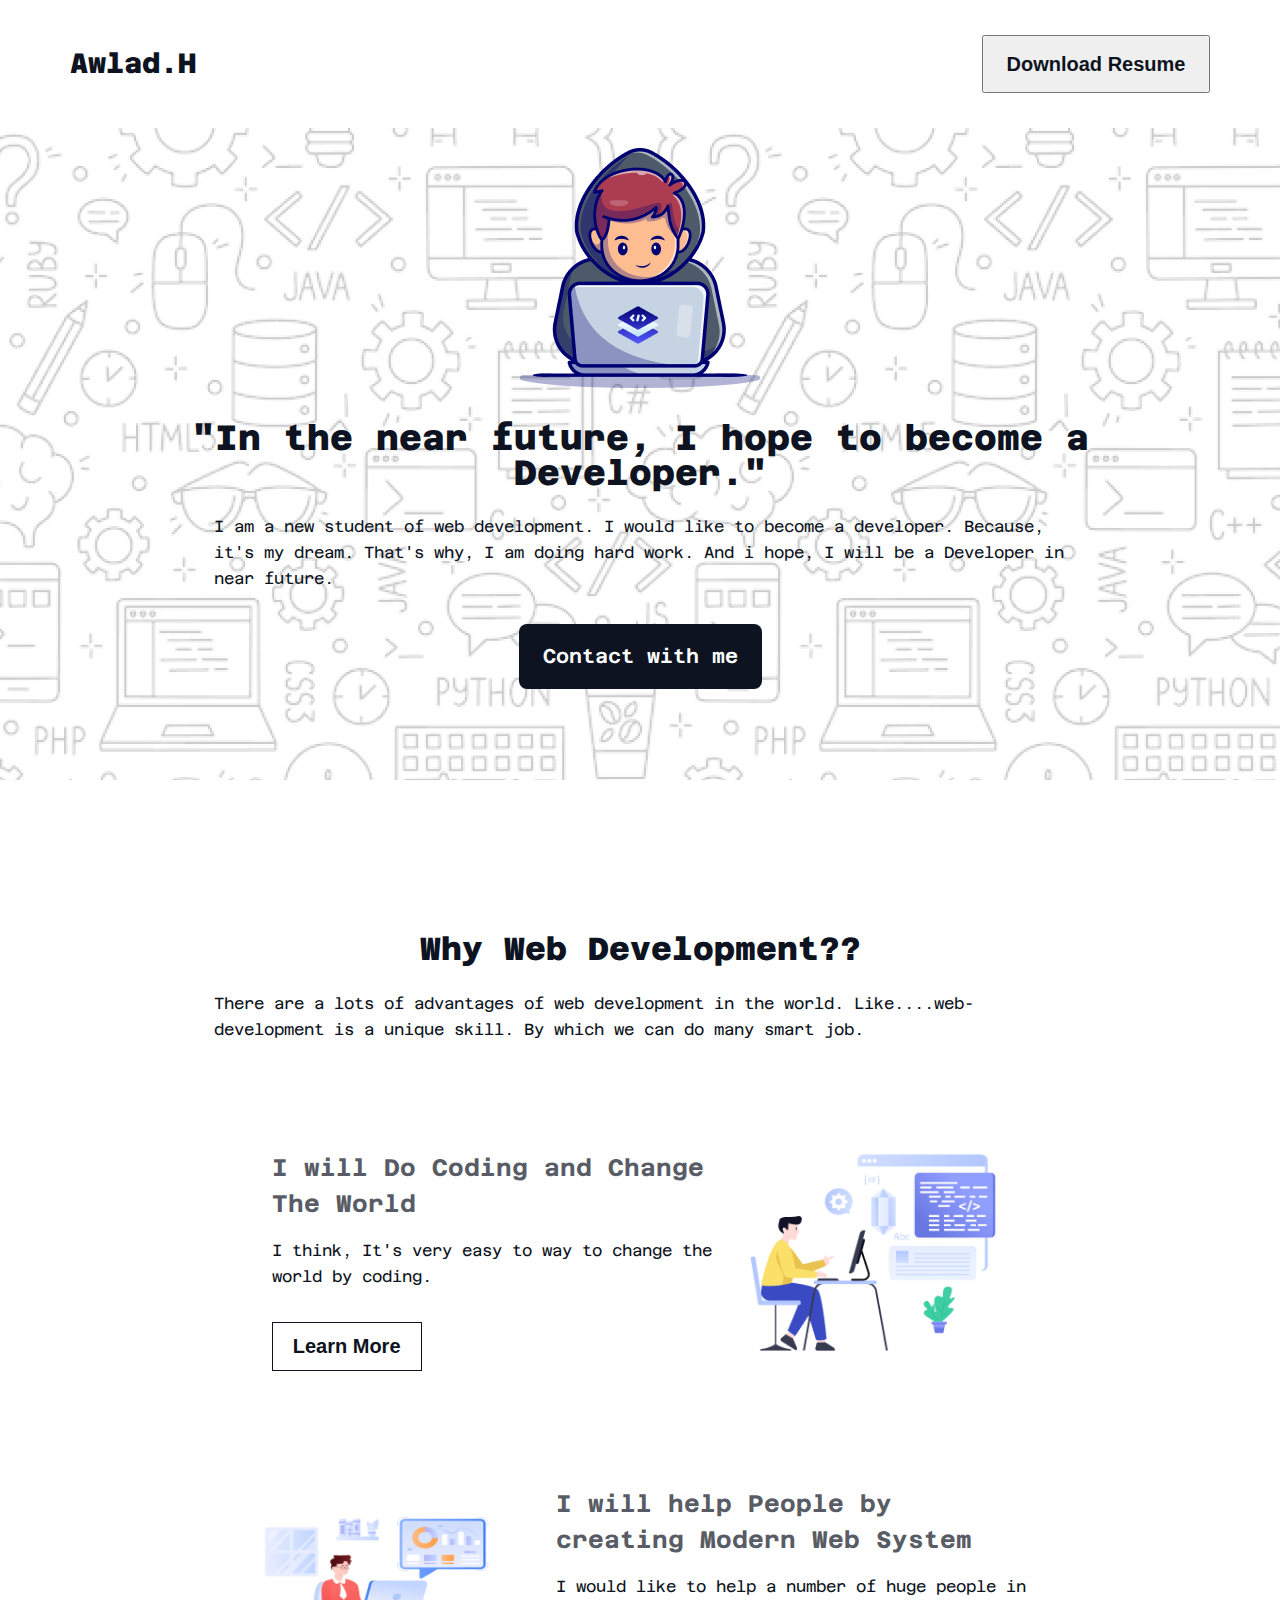
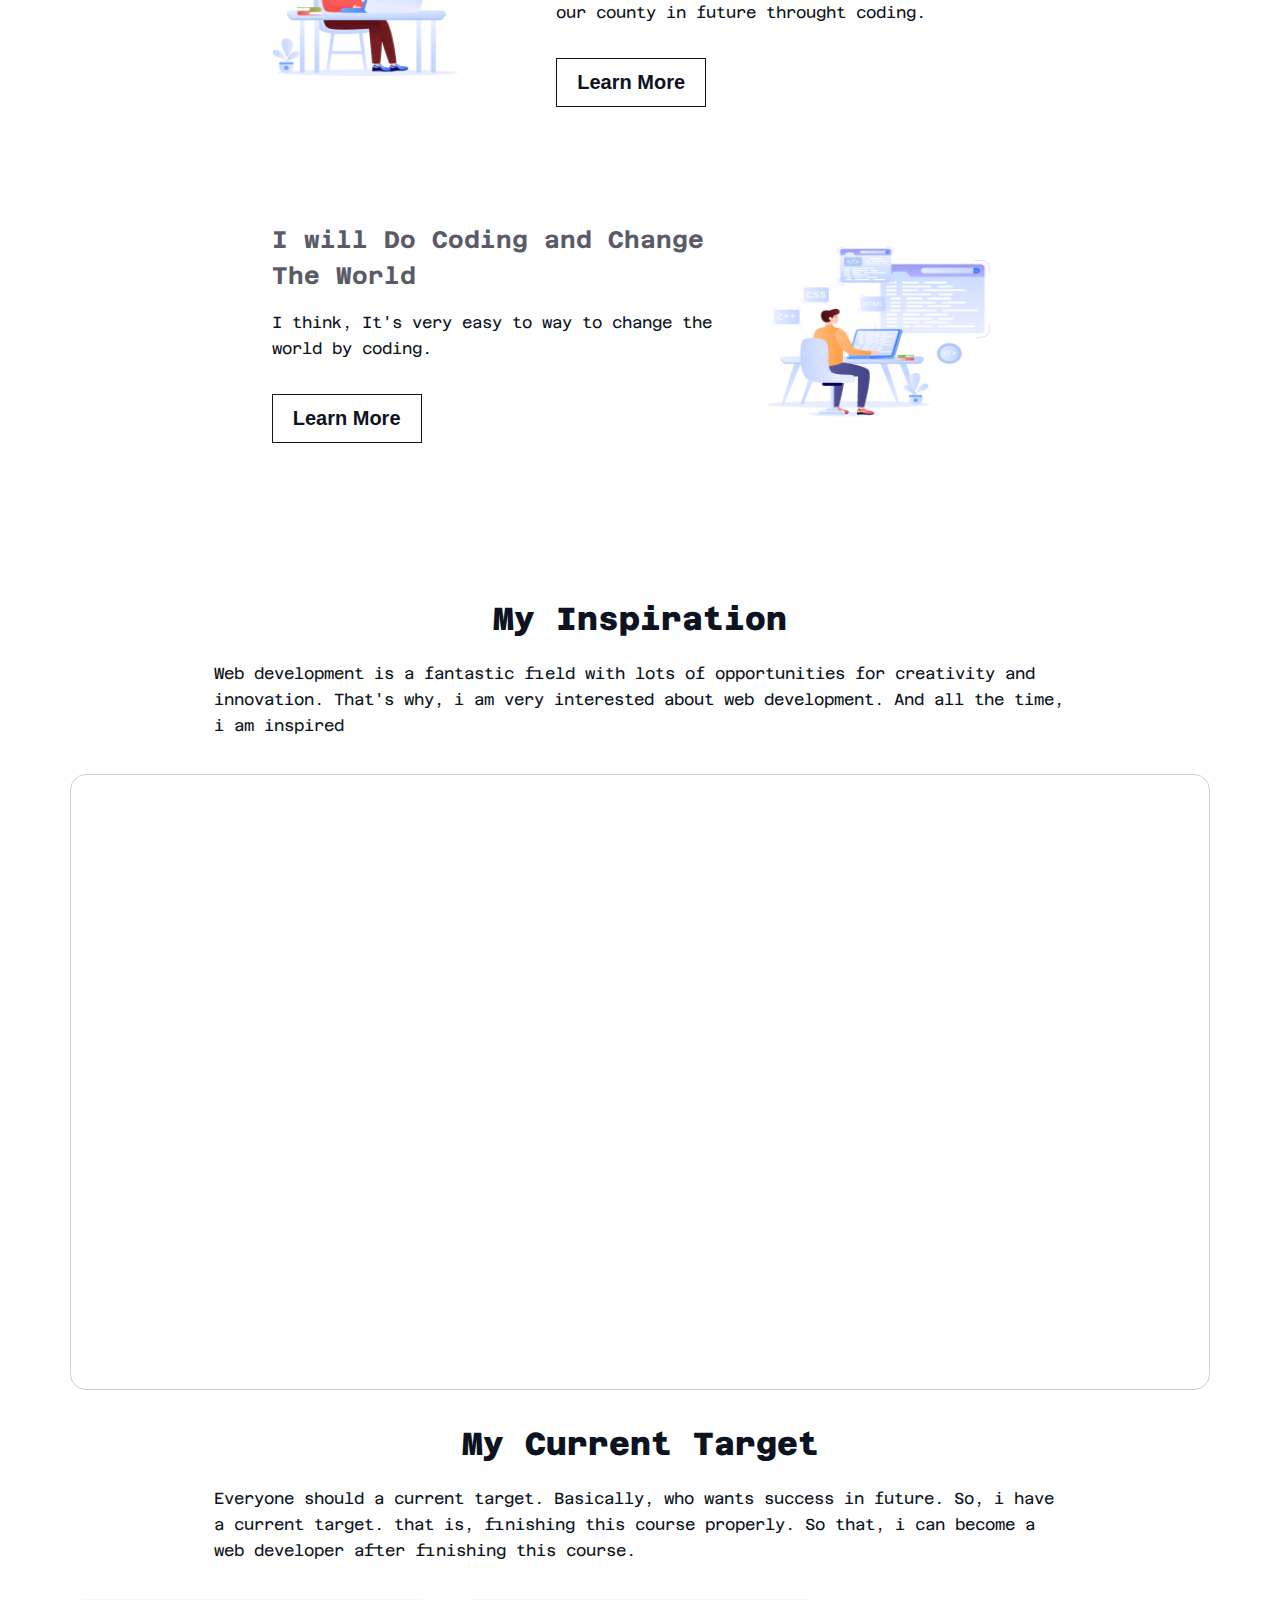
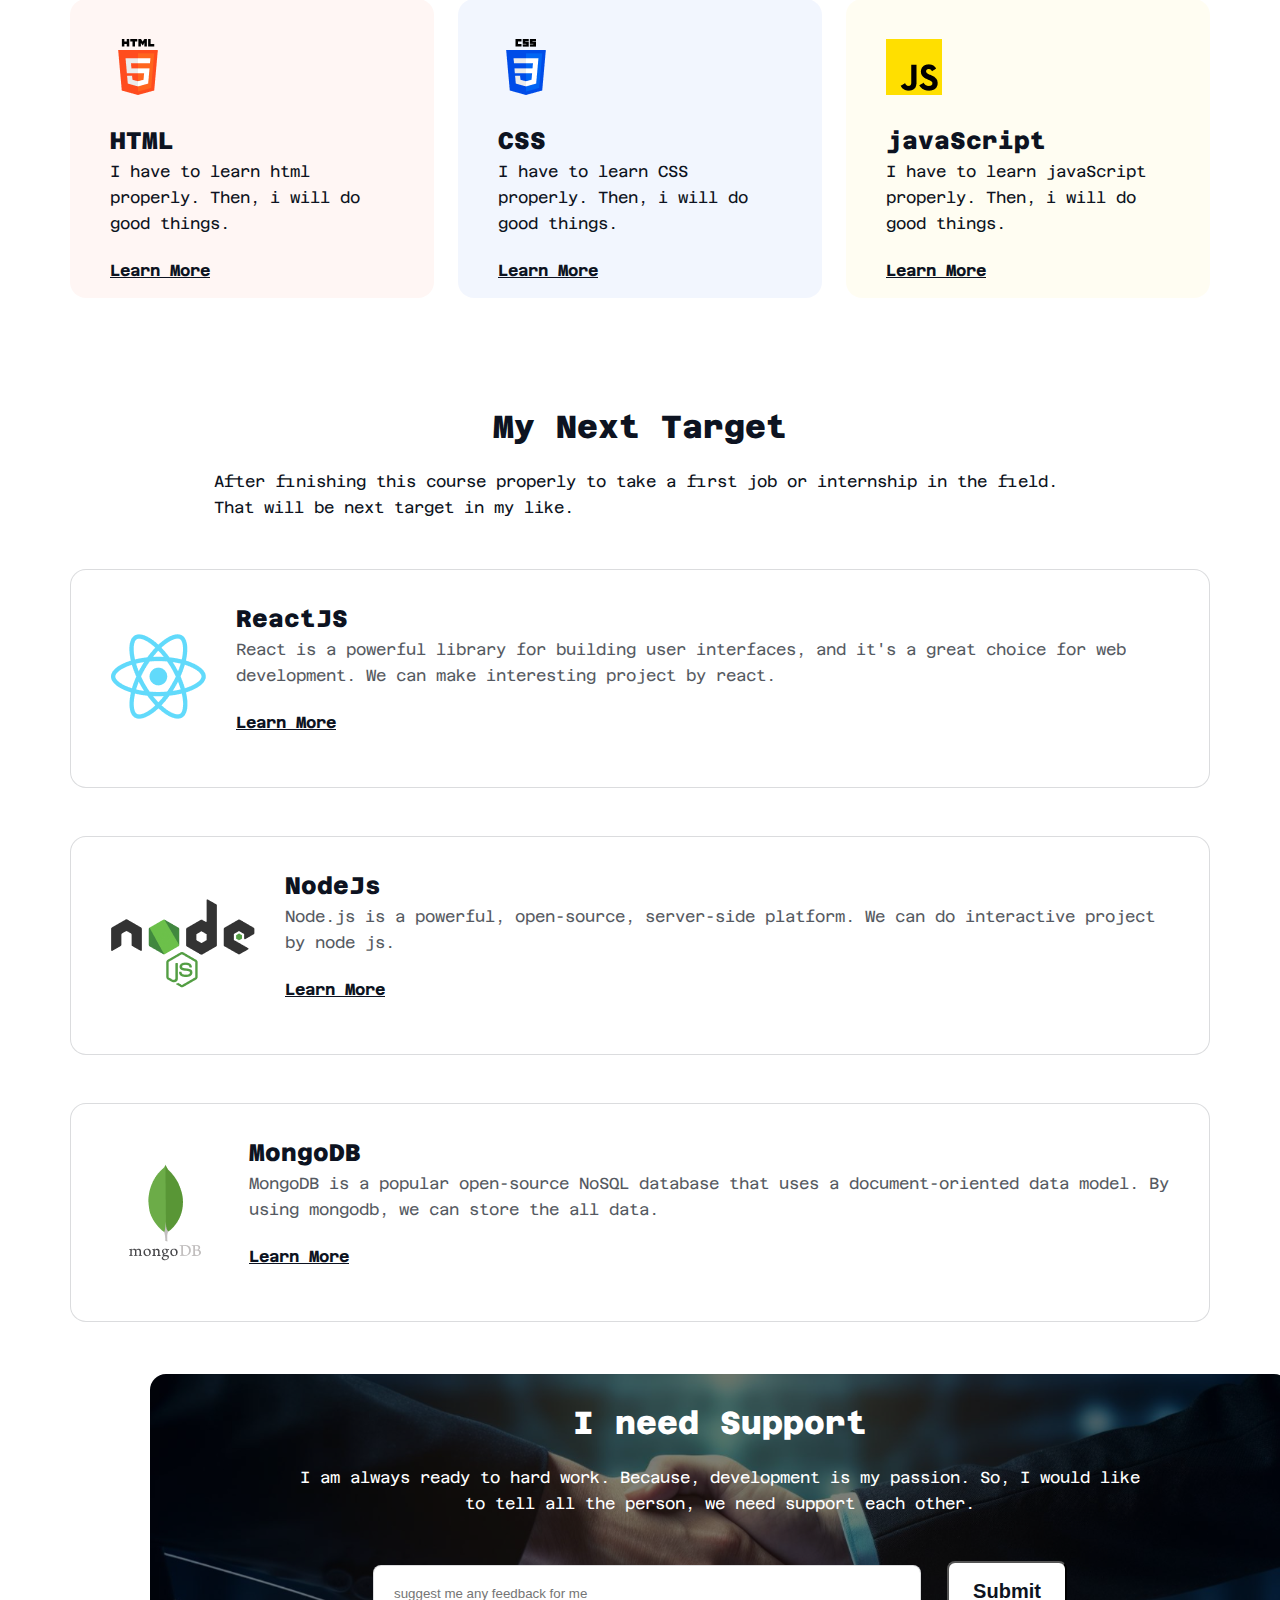
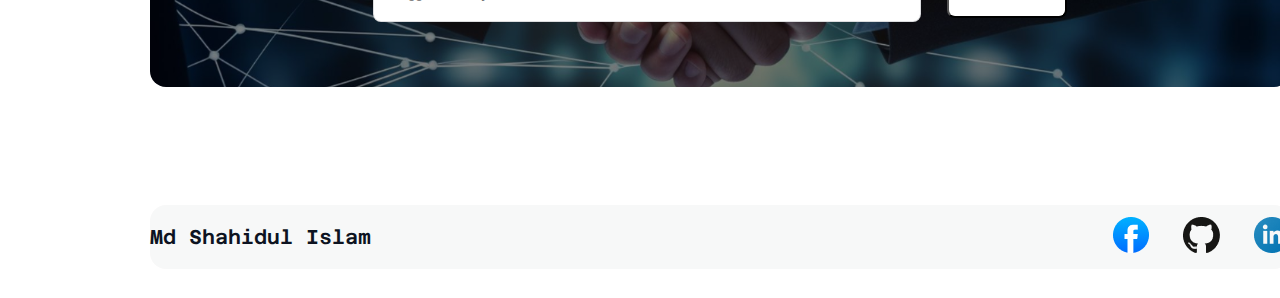
<file: index.html>
<!DOCTYPE html>
<html lang="en">
<head>
    <meta charset="UTF-8">
    <meta name="viewport" content="width=device-width, initial-scale=1.0">
    <title>Assignment -One</title>
    <link rel="stylesheet" href="styles/style.css">
</head>
<body>
    <header>
        <!-- nav section start from here -->
         <nav>
            <h2>Awlad.H</h2>
            <button>Download Resume</button>
         </nav>
        <!-- nav section start from here -->

        <!-- banner-section start from here -->
         <section class="banner-container">
            <div class="banner-content">
                <img src="./assets/Group.png" alt="">
                <h2>"In the near future, I hope to become a Developer."</h1>
                <p> I am a new student of web development. I would like to become a developer. Because, it's my dream.
                That's why, I am doing hard work. And i hope, I will be a Developer in near future.
                </p>
                <a href="footer.html" target="_blank">Contact with me</a>
            </div>
         </section>
        <!-- banner-section end from here -->
    </header>
    <main>
        <!-- why-web-development start from here -->
        <section class="development-container">
            <div class="shared-title">
                <h2>Why Web Development??</h2>
                <p>There are a lots of advantages of web development in the world. Like....web-development is a unique skill. By which we can do many smart job. </p>
            </div>
            <div class="coding-change-container">
                <div class="coding-content">
                    <h4> I will Do Coding and Change The World</h4>
                    <p> I think, It's very easy to way to change the world by coding.</p>
                    <button>Learn More</button>
                </div>
                <div class="coding-img">
                    <img src="assets/Layer_1.png" alt="">
                </div>
            </div>
            <div class="coding-change-container">
                <div class="coding-img" style="margin-right: 50px;">
                    <img src="assets/Group 3.png" alt="">
                </div>
                <div class="coding-content">
                    <h4> I will help People by creating Modern Web System</h4>
                    <p> I would like to help a number of huge people in our county in future throught coding.</p>
                    <button>Learn More</button>
                </div>
            </div>
            <div class="coding-change-container">
                <div class="coding-content">
                    <h4> I will Do Coding and Change The World</h4>
                    <p>I think, It's very easy to way to change the world by coding.</p>
                    <button>Learn More</button>
                </div>
                <div class="coding-img">
                    <img src="assets/Group 4.png" alt="">
                </div>
            </div>
        </section>
        <!-- why-web-development end from here -->

         <!-- video section start from here -->
          <section class="video-section-container">
            <div class="shared-title">
                <h2>My Inspiration</h2>
                <p>Web development is a fantastic field with lots of opportunities for creativity and innovation. That's why, i am very interested about web development. And all the time, i am inspired</p>
            </div>
            <div class="video-border">
                <div class="video-container">
                    <iframe width="1076" height="550" src="https://www.youtube.com/embed/YRzkxLmZH9g?si=4ao_Aj_mkDXPodbw" title="YouTube video player" frameborder="0" allow="accelerometer; autoplay; clipboard-write; encrypted-media; gyroscope; picture-in-picture; web-share" referrerpolicy="strict-origin-when-cross-origin" allowfullscreen></iframe>
                </div>
            </div>
          </section>
         <!-- video section end from here -->

         <!-- my current target start from here -->
          <section class="current-target-container">
            <div class="shared-title">
                <h2>My Current Target</h2>
                <p>Everyone should a current target. Basically, who wants success in future. So, i have a current target. that is, finishing this course properly. So that, i can become a web developer after finishing this course. </p>
            </div>
            <div class="cart-container">
                <div class="cart">
                    <img src="assets/html.png" alt="">
                    <h2>HTML</h2>
                    <p>I have to learn html properly. Then, i will do good things.</p>
                    <a href="">Learn More</a>
                </div>
                <div class="cart">
                    <img src="assets/css.png" alt="">
                    <h2>CSS</h2>
                    <p>I have to learn CSS properly. Then, i will do good things.</p>
                    <a href="">Learn More</a>
                </div>
                <div class="cart">
                    <img src="assets/js.png" alt="">
                    <h2>javaScript</h2>
                    <p>I have to learn javaScript properly. Then, i will do good things.</p>
                    <a href="">Learn More</a>
                </div>
            </div>
          </section>
         <!-- my current target end from here -->

          <!-- next target section start from here -->
          <section class="next-target-container">
            <div class="shared-title">
                <h2>My Next Target</h2>
                <p>After finishing this course properly to take a first job or internship in the field. That will be next target in my like.</p>
            </div>
            <div class="next-target-item">
                <div class="icon-item">
                    <img src="assets/react.png" alt="">
                </div>
                <div class="content-item">
                    <h2>ReactJS</h2>
                    <p>React is a powerful library for building user interfaces, and it's a great choice for web development. We can make interesting project by react.</p>
                    <a href="">Learn More</a>
                </div>
            </div>
            <div class="next-target-item">
                <div class="icon-item">
                    <img src="assets/nodejs.png" alt="">
                </div>
                <div class="content-item">
                    <h2>NodeJs</h2>
                    <p>Node.js is a powerful, open-source, server-side platform. We can do interactive project by node js.
                    </p>
                    <a href="">Learn More</a>
                </div>
            </div>
            <div class="next-target-item">
                <div class="icon-item">
                    <img src="assets/mongodb.png" alt="">
                </div>
                <div class="content-item">
                    <h2>MongoDB</h2>
                    <p>MongoDB is a popular open-source NoSQL database that uses a document-oriented data model. By using mongodb, we can store the all data.</p>
                    <a href="">Learn More</a>
                </div>
            </div>
          </section>
          <!-- next target section end from here -->
    </main>
          <!-- footer section start from here  -->
    <footer class="footer-section-container">
        <div class="footer-img">
            <div class="shared-title footer-title">
                <h2>I need Support</h2>
                <p>I am always ready to hard work. Because, development is my passion. So, I would like to tell all the person, we need support each other.</p>
                <div class="input-box">
                    <input type="text" name="" id="" placeholder="suggest me any feedback for me">
                <input type="submit" value="Submit">
                </div>
            </div>
        </div>
        <div class="footer-icon-container">
            <h2>Md Shahidul Islam</h2>
            <div class="icon">
                <a href=""><img src="assets/facebook.png" alt=""></a>
                <a href=""><img src="assets/github.png" alt=""></a>
                <a href=""><img src="assets/linkedin-icon 1.png" alt=""></a>
            </div>
        </div>
    </footer>
          <!-- footer section end from here  -->
</body>
</html>
</file>
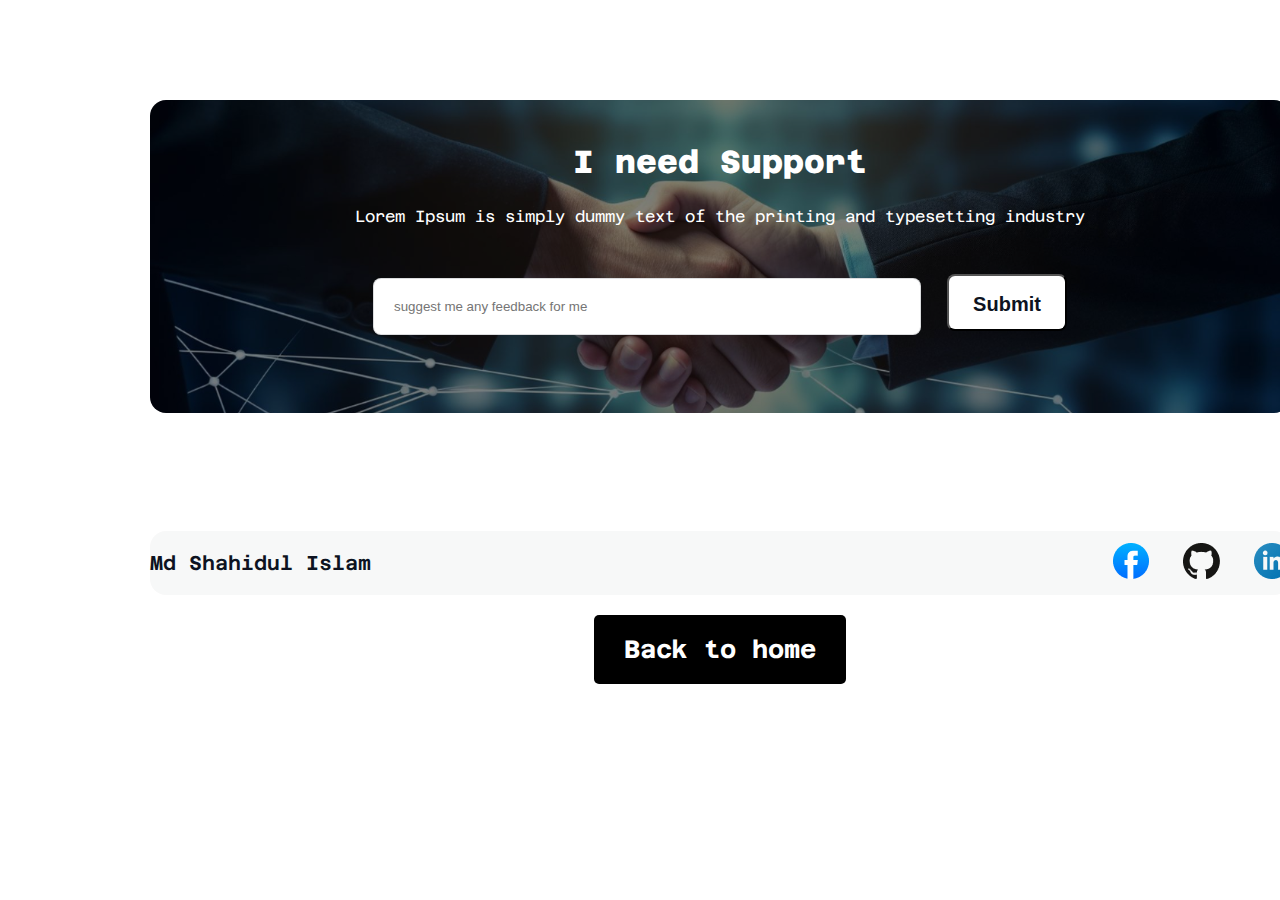
<file: footer.html>
<!DOCTYPE html>
<html lang="en">
<head>
    <meta charset="UTF-8">
    <meta name="viewport" content="width=device-width, initial-scale=1.0">
    <title>Assignment -One</title>
    <link rel="stylesheet" href="styles/style.css">
</head>
<body>
          <!-- footer section start from here  -->
    <footer class="footer-section-container">
        <div class="footer-img">
            <div class="shared-title footer-title">
                <h2>I need Support</h2>
                <p>Lorem Ipsum is simply dummy text of the printing and typesetting industry</p>
                <div class="input-box">
                    <input type="text" name="" id="" placeholder="suggest me any feedback for me">
                <input type="submit" value="Submit">
                </div>
            </div>
        </div>
        <div class="footer-icon-container">
            <h2>Md Shahidul Islam</h2>
            <div class="icon">
                <a href=""><img src="assets/facebook.png" alt=""></a>
                <a href=""><img src="assets/github.png" alt=""></a>
                <a href=""><img src="assets/linkedin-icon 1.png" alt=""></a>
            </div>
        </div>
        <div class="back-home">
            <a href="index.html" target="_parent">Back to home</a>
        </div>
    </footer>
          <!-- footer section end from here  -->
</body>
</html>
</file>
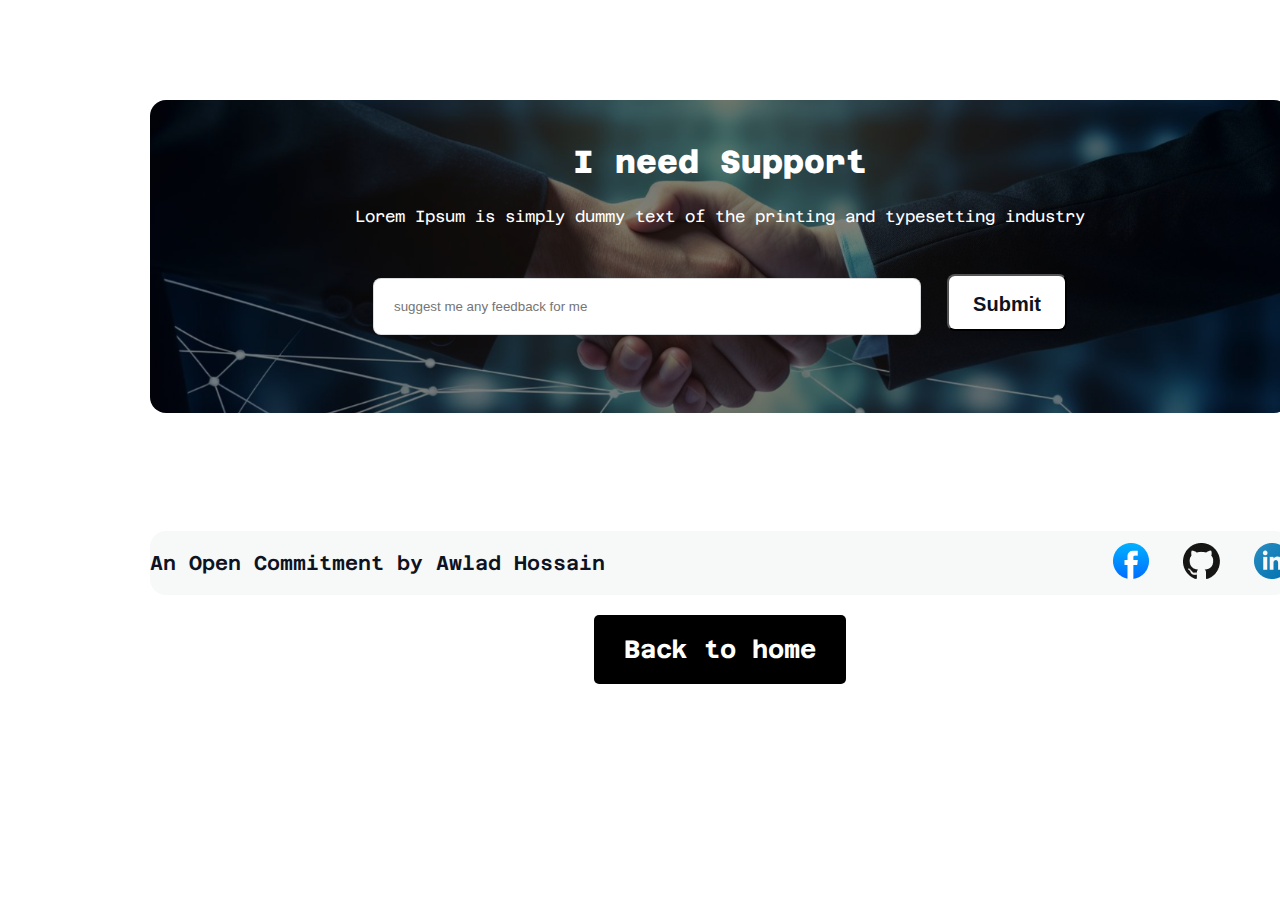
<file: indexf.html>
<!DOCTYPE html>
<html lang="en">
<head>
    <meta charset="UTF-8">
    <meta name="viewport" content="width=device-width, initial-scale=1.0">
    <title>Assignment -One</title>
    <link rel="stylesheet" href="styles/style.css">
</head>
<body>
          <!-- footer section start from here  -->
    <footer class="footer-section-container">
        <div class="footer-img">
            <div class="shared-title footer-title">
                <h2>I need Support</h2>
                <p>Lorem Ipsum is simply dummy text of the printing and typesetting industry</p>
                <div class="input-box">
                    <input type="text" name="" id="" placeholder="suggest me any feedback for me">
                <input type="submit" value="Submit">
                </div>
            </div>
        </div>
        <div class="footer-icon-container">
            <h2>An Open Commitment by Awlad Hossain</h2>
            <div class="icon">
                <img src="assets/facebook.png" alt="">
                <img src="assets/github.png" alt="">
                <img src="assets/linkedin-icon 1.png" alt="">
            </div>
        </div>
        <div class="back-home">
            <a href="index.html">Back to home</a>
        </div>
    </footer>
          <!-- footer section end from here  -->
</body>
</html>
</file>
<file: styles/style.css>
/* fonts styles */
@import url("https://fonts.googleapis.com/css2?family=Azeret+Mono:ital,wght@0,100..900;1,100..900&display=swap");

* {
  margin: 0;
  padding: 0;
  box-sizing: border-box;
}
body {
  font-family: "Azeret Mono", monospace;
}
/* shared styles start form here */
.shared-title {
  width: 852px;
  height: 113px;
  margin: 0 auto;
  display: flex;
  flex-direction: column;
  justify-content: center;
  align-items: center;
}
.shared-title h2 {
  color: rgb(13, 19, 33);
  font-size: 32px;
  font-weight: 800;
  line-height: 37px;
  letter-spacing: 0%;
  margin-bottom: 24px;
}
.shared-title p {
  color: rgb(13, 19, 33);
  font-size: 16px;
  font-weight: 400;
  line-height: 26px;
  letter-spacing: 0%;
}
/* shared styles end form here */

/* nav styles start from here */
nav {
  width: 1140px;
  margin: 0 auto;
  display: flex;
  justify-content: space-between;
  align-items: center;
  background: rgb(255, 255, 255);
}
nav h2 {
  width: 114px;
  height: 34px;
  color: rgb(13, 19, 33);
  font-size: 28px;
  font-weight: 800;
  line-height: 33px;
  letter-spacing: 0%;
  text-align: left;
}
nav button {
  width: 228px;
  height: 58px;
  color: rgb(13, 19, 33);
  font-size: 20px;
  font-weight: 600;
  line-height: 23px;
  letter-spacing: 0%;
  text-align: center;
  margin: 35px 0;
}
/* nav styles end from here */

/* banner styles start from here */
.banner-container {
  max-width: 1440px;
  height: 652px;
  margin: 0 auto;
  background-image: url(../assets/Hero-bg.png);
  background-position: center;
  background-size: cover;
  background-repeat: no-repeat;
  margin-bottom: 150px;
}
.banner-content {
  width: 998px;
  height: 581px;
  margin: 0 auto;
  display: flex;
  flex-direction: column;
  justify-content: center;
  align-items: center;
}
.banner-content img {
  margin-bottom: 32px;
}
.banner-content h2 {
  color: rgb(13, 19, 33);
  font-size: 35px;
  font-weight: 800;
  line-height: 35px;
  letter-spacing: 0%;
  text-align: center;
  margin-bottom: 24px;
}
.banner-content p {
  color: rgb(13, 19, 33);
  font-size: 16px;
  font-weight: 400;
  line-height: 26px;
  letter-spacing: 0%;
  padding: 0 73px;
  margin-bottom: 32px;
}
.banner-content a {
  color: rgb(255, 255, 255);
  font-size: 20px;
  font-weight: 600;
  line-height: 23px;
  letter-spacing: 0%;
  border-radius: 8px;
  background: rgb(13, 19, 33);
  padding: 21px 24px 21px 24px;
  text-decoration: none;
}
/* banner styles end from here */

/* why web development styles start from here*/
.development-container {
  width: 946px;
  height: 1233px;
  margin: 0 auto;
  margin-bottom: 50px;
}
.coding-change-container {
  width: 850px;
  height: 240px;
  margin: 0 auto;
  display: flex;
  justify-content: center;
  align-items: center;
  margin-top: 96px;
}
.coding-content {
  width: 477px;
  height: 219px;
}
.coding-content h4 {
  color: rgba(13, 19, 33, 0.7);
  font-size: 24px;
  font-weight: 700;
  line-height: 36px;
  letter-spacing: 0%;
  text-align: left;
  margin-bottom: 16px;
}
.coding-content p {
  color: rgb(13, 19, 33);
  font-size: 16px;
  font-weight: 400;
  line-height: 26px;
  letter-spacing: 0%;
  text-align: left;
}
.coding-content button {
  color: rgb(13, 19, 33);
  font-size: 20px;
  font-weight: 600;
  line-height: 23px;
  letter-spacing: 0%;
  text-align: center;
  padding: 12px 20px 12px 20px;
  background-color: white;
  border: 1px solid rgb(13, 19, 33);
  margin-top: 32px;
}
.coding-img {
  width: 259.56px;
  height: 217.01px;
}
.coding-img img {
  width: 259.56px;
  height: 217.01px;
}
/* why web development styles end from here*/

/* video section styles start from here */
.video-section-container {
  width: 1140px;
  height: 775px;
  margin: 0 auto;
}
.video-container {
  width: 1076px;
  height: 550px;
  margin: 0 auto;
}
.video-border {
  margin-top: 48px;
  padding: 32px 0;
  border: 1px solid rgba(13, 19, 33, 0.2);
  border-radius: 16px;
}
/* video section styles end from here */

/* my  current target styles start from here */
.current-target-container {
  width: 1140px;
  height: 460px;
  margin: 0 auto;
  margin-top: 50px;
  margin-bottom: 110px;
}
.cart-container {
  margin-top: 48px;
  display: flex;
  justify-content: center;
  align-items: center;
  gap: 24px;
}
.cart-container .cart {
  width: 364px;
  height: 299px;
  border-radius: 16px;
  border-radius: 16px;
  padding: 40px;
}
.cart h2 {
  color: rgb(13, 19, 33);
  font-size: 24px;
  font-weight: 800;
  line-height: 36px;
  letter-spacing: 0%;
  text-align: left;
  margin-top: 24px;
}
.cart p {
  color: rgb(13, 19, 33);
  font-size: 16px;
  font-weight: 400;
  line-height: 26px;
  letter-spacing: 0%;
  text-align: left;
  margin-top: 8pxx;
  margin-bottom: 24px;
}
.cart a {
  color: rgb(13, 19, 33);
  font-size: 16px;
  font-weight: 700;
  line-height: 19px;
  letter-spacing: 0%;
  text-align: left;
  text-decoration-line: underline;
}
.cart-container .cart:nth-child(1) {
  background: rgba(255, 76, 30, 0.05);
}
.cart-container .cart:nth-child(2) {
  background: rgba(0, 76, 232, 0.05);
}
.cart-container .cart:nth-child(3) {
  background: rgba(255, 223, 0, 0.05);
}
/* my  current target styles end from here */

/* next target styles start from here */
.next-target-container {
  width: 1140px;
  height: 866px;
  margin: 0 auto;
}
.next-target-item {
  width: 1140px;
  height: 219px;
  margin-top: 48px;
  padding: 40px;
  display: flex;
  justify-content: space-between;
  align-items: center;
  box-sizing: border-box;
  border: 1px solid rgba(13, 19, 33, 0.15);
  border-radius: 16px;
  background: rgb(255, 255, 255);
}
.icon-item {
  margin-right: 30px;
}
.content-item h2 {
  color: rgb(13, 19, 33);
  font-size: 24px;
  font-weight: 800;
  line-height: 36px;
  letter-spacing: 0%;
  text-align: left;
}
.content-item p {
  color: rgb(13, 19, 33);
  font-size: 16px;
  font-weight: 400;
  line-height: 26px;
  letter-spacing: 0%;
  text-align: left;
  opacity: 0.7;
  margin: 8 0;
}
.content-item a {
  color: rgb(13, 19, 33);
  font-size: 16px;
  font-weight: 700;
  line-height: 19px;
  letter-spacing: 0%;
  text-align: left;
  text-decoration-line: underline;
  margin: 24px 0px;
  display: block;
}
/* next target styles end from here */

/* footer section styles start from here */
.footer-section-container {
  width: 1440px;
  height: 524px;
  margin: 0 auto;
  margin-top: 100px;
}
.footer-img {
  width: 1140px;
  height: 313px;
  margin: 0 auto;
  background-image: url(../assets/handshake.jpg);
  background-position: center;
  background-size: cover;
  background-repeat: no-repeat;
  border-radius: 16px;
  background-color: rgba(0, 0, 0, 0.5);
  background-blend-mode: overlay;
}
.footer-title h2 {
  color: rgb(255, 255, 255);
  margin-top: 64px;
  padding-top: 100px;
}
.footer-title p {
  color: rgb(255, 255, 255);
  font-size: 16px;
  font-weight: 400;
  line-height: 26px;
  letter-spacing: 0%;
  text-align: center;
}
.input-box input[type="text"] {
  width: 548px;
  height: 57px;
  padding: 19px 20px 19px 20px;
  margin: 48px 16px 0 0;
  border: 1px solid rgba(13, 19, 33, 0.15);
  border-radius: 8px;
  background: rgb(255, 255, 255);
}
.input-box input[type="submit"] {
  width: 120px;
  height: 57px;
  padding: 17px 20px 17px 20px;
  border-radius: 8px;
  background: rgb(255, 255, 255);
  color: rgb(13, 19, 33);
  font-size: 20px;
  font-weight: 600;
  line-height: 23px;
  letter-spacing: 0%;
  text-align: center;
}
.footer-icon-container {
  width: 1140px;
  height: 36px;
  margin: 0 auto;
  margin-top: 118px;
  display: flex;
  justify-content: space-between;
  align-items: center;
  border-radius: 16px;
  background: rgba(13, 19, 33, 0.03);
  padding: 32px 0;
}
.footer-icon-container h2 {
  color: rgb(13, 19, 33);
  font-size: 20px;
  font-weight: 600;
  line-height: 23px;
  letter-spacing: 0%;
  text-align: center;
}
.footer-icon-container img {
  padding-left: 24px;
}

.back-home{
  text-align: center;
  margin-top: 40px;
}
.back-home a{
  padding: 20px 30px;
  background-color: black;
  border-radius: 5px;
  text-decoration: none;
  font-size: 25px;
  font-weight: 700;
  color: white;
}
/* footer section styles start from here */
</file>
